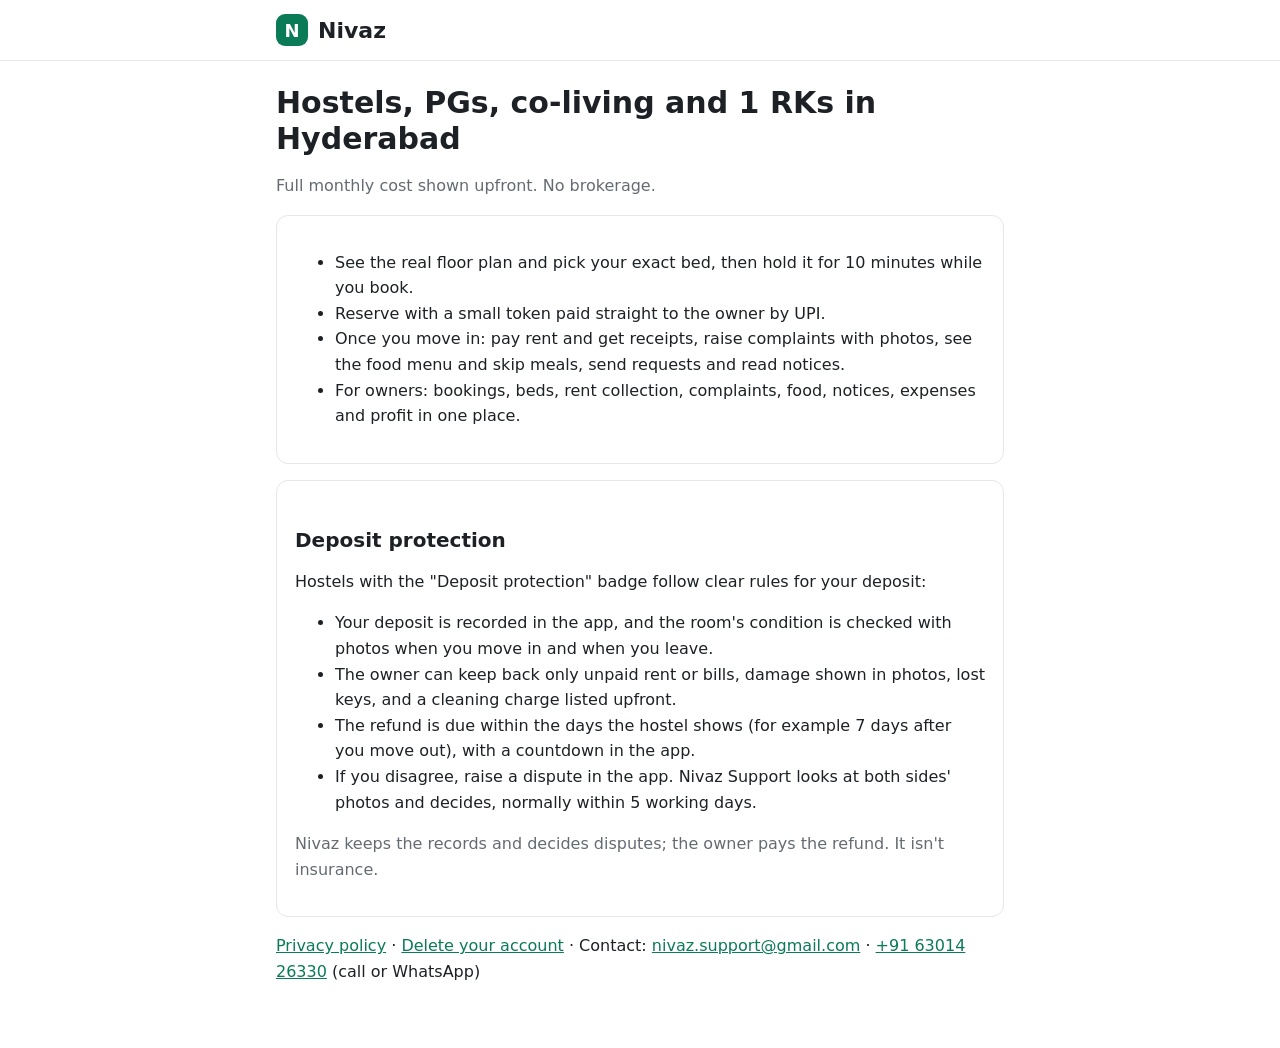
<file: index.html>
<!doctype html>
<html lang="en">
<head>
<meta charset="utf-8">
<meta name="viewport" content="width=device-width,initial-scale=1">
<title>Nivaz — Hostels, PGs, co-living and 1 RKs in Hyderabad</title>
<meta name="description" content="Find a verified bed, room or 1 RK near your office or college in Hyderabad. Pick your exact bed on the real floor plan and reserve it with a small token.">
<link rel="stylesheet" href="site.css">
</head>
<body>
<header><div class="in"><a class="brand" href="index.html"><i>N</i>Nivaz</a></div></header>
<main>
<h1>Hostels, PGs, co-living and 1 RKs in Hyderabad</h1>
<p class="muted">Full monthly cost shown upfront. No brokerage.</p>
<div class="card">
  <ul>
    <li>See the real floor plan and pick your exact bed, then hold it for 10 minutes while you book.</li>
    <li>Reserve with a small token paid straight to the owner by UPI.</li>
    <li>Once you move in: pay rent and get receipts, raise complaints with photos, see the food menu and skip meals, send requests and read notices.</li>
    <li>For owners: bookings, beds, rent collection, complaints, food, notices, expenses and profit in one place.</li>
  </ul>
</div>
<div class="card">
  <h2>Deposit protection</h2>
  <p>Hostels with the "Deposit protection" badge follow clear rules for your deposit:</p>
  <ul>
    <li>Your deposit is recorded in the app, and the room's condition is checked with photos when you move in and when you leave.</li>
    <li>The owner can keep back only unpaid rent or bills, damage shown in photos, lost keys, and a cleaning charge listed upfront.</li>
    <li>The refund is due within the days the hostel shows (for example 7 days after you move out), with a countdown in the app.</li>
    <li>If you disagree, raise a dispute in the app. Nivaz Support looks at both sides' photos and decides, normally within 5 working days.</li>
  </ul>
  <p class="muted">Nivaz keeps the records and decides disputes; the owner pays the refund. It isn't insurance.</p>
</div>
<p><a href="privacy.html">Privacy policy</a> · <a href="delete-account.html">Delete your account</a> · Contact: <a class="email" href="mailto:nivaz.support@gmail.com">nivaz.support@gmail.com</a> · <a href="tel:+916301426330">+91 63014 26330</a> (call or WhatsApp)</p>
</main>
</body>
</html>
</file>
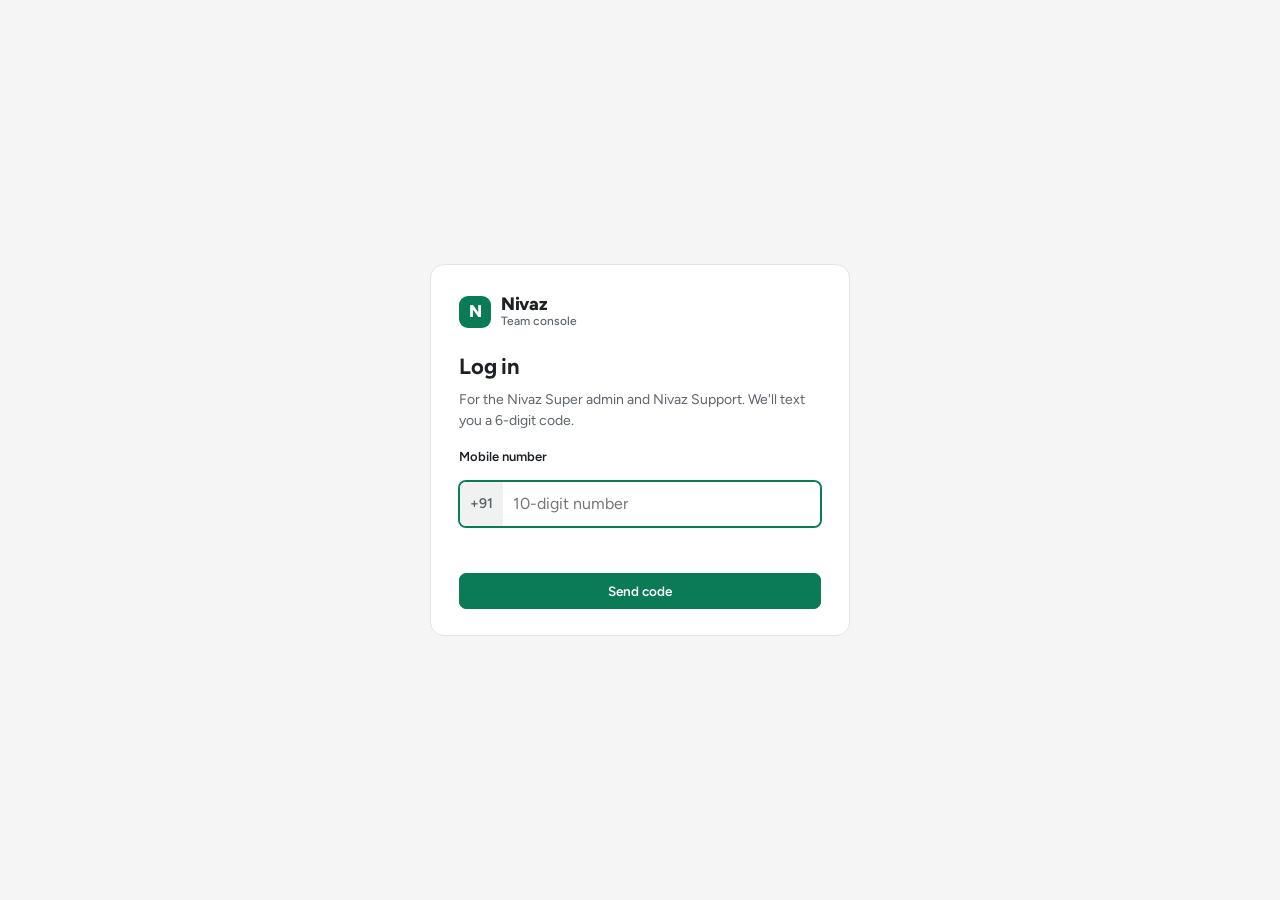
<file: admin/index.html>
<!doctype html>
<html lang="en">
<head>
<meta charset="utf-8">
<meta name="viewport" content="width=device-width, initial-scale=1">
<meta name="robots" content="noindex, nofollow">
<meta name="color-scheme" content="light dark">
<title>Nivaz team console</title>
<link rel="stylesheet" href="dashboard.css">
</head>
<body>
<!-- Nivaz team console: the admin web dashboard for the Super admin and Nivaz Support.
     Every list comes from the database functions in supabase/19_admin_dashboard.sql and 21_team_authenticator.sql, which
     check the role and the authenticator-app step themselves. Changes use the same actions as the phone app. -->
<div id="gate" class="gate" hidden></div>
<div id="app" class="shell" hidden>
  <aside class="side">
    <a class="brand" href="#overview"><i aria-hidden="true">N</i><span>Nivaz<small>Team console</small></span></a>
    <nav id="nav" aria-label="Sections"></nav>
    <div class="side-foot" id="sideFoot"></div>
  </aside>
  <div class="main">
    <header class="top">
      <div class="search" role="search">
        <svg class="search-ic" viewBox="0 0 24 24" aria-hidden="true"><circle cx="11" cy="11" r="7"/><path d="m20 20-3.5-3.5"/></svg>
        <input id="q" type="search" placeholder="Search a name, phone number, booking number, ticket or hostel" autocomplete="off"
               aria-label="Search everything" role="combobox" aria-expanded="false" aria-controls="qList" aria-autocomplete="list">
        <div id="qList" class="qlist" role="listbox" aria-label="Search results" hidden></div>
      </div>
      <div class="who" id="who"></div>
    </header>
    <main id="view" tabindex="-1"></main>
  </div>
</div>
<div id="toast" class="toast" role="status" aria-live="polite"></div>
<dialog id="dlg" aria-labelledby="dlgTitle"></dialog>
<script src="vendor/supabase.js"></script>
<script src="vendor/qrcode.js"></script>
<script src="config.js"></script>
<script src="dashboard.js"></script>
</body>
</html>
</file>
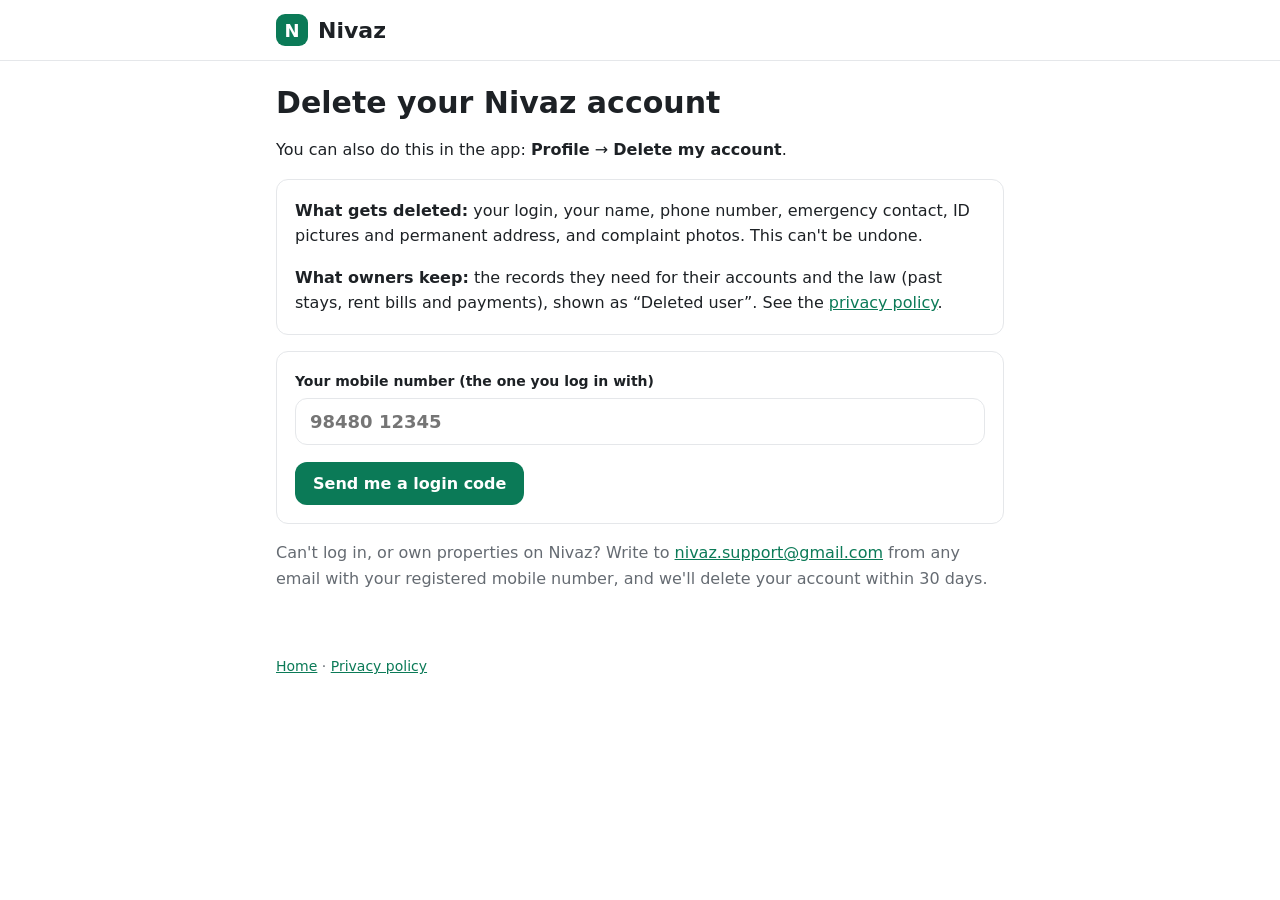
<file: delete-account.html>
<!doctype html>
<html lang="en">
<head>
<meta charset="utf-8">
<meta name="viewport" content="width=device-width,initial-scale=1">
<title>Nivaz — Delete your account</title>
<meta name="description" content="Delete your Nivaz account and the personal information linked to it.">
<link rel="stylesheet" href="site.css">
</head>
<body>
<header><div class="in"><a class="brand" href="index.html"><i>N</i>Nivaz</a></div></header>
<main>
<h1>Delete your Nivaz account</h1>
<p>You can also do this in the app: <b>Profile</b> → <b>Delete my account</b>.</p>
<div class="card">
  <p style="margin-top:0"><b>What gets deleted:</b> your login, your name, phone number, emergency contact, ID pictures and permanent address, and complaint photos. This can't be undone.</p>
  <p style="margin-bottom:0"><b>What owners keep:</b> the records they need for their accounts and the law (past stays, rent bills and payments), shown as “Deleted user”. See the <a href="privacy.html">privacy policy</a>.</p>
</div>

<div class="card" id="box">
  <form id="phoneF" novalidate>
    <label for="ph">Your mobile number (the one you log in with)<input id="ph" type="tel" inputmode="numeric" autocomplete="tel-national" placeholder="98480 12345"></label>
    <div class="err" id="err1"></div>
    <button type="submit">Send me a login code</button>
  </form>
</div>
<p class="muted">Can't log in, or own properties on Nivaz? Write to <a class="email" href="mailto:nivaz.support@gmail.com">nivaz.support@gmail.com</a> from any email with your registered mobile number, and we'll delete your account within 30 days.</p>
</main>
<footer><a href="index.html">Home</a> · <a href="privacy.html">Privacy policy</a></footer>
<script src="vendor/supabase.js"></script>
<script src="config.js"></script>
<script>
(function () {
  const cfg = window.NIVAS_CONFIG, sb = window.supabase.createClient(cfg.supabaseUrl, cfg.supabaseKey, { auth: { persistSession: false } });
  const box = document.getElementById("box"), esc = s => String(s).replace(/[&<>"]/g, c => ({ "&": "&amp;", "<": "&lt;", ">": "&gt;", '"': "&quot;" }[c]));
  const WHY = {
    owner_has_properties: "You own properties on Nivaz. Please write to us (email below) so your properties and residents can be handed over properly.",
    still_living_here: "You're still living at a Nivaz property. Give notice and move out first (in the app: My stay → Requests → Notice to vacate).",
    booking_in_progress: "You have a booking in progress. Cancel it or wait until it's finished, then come back here.",
    rent_unpaid: "You have an unpaid rent bill. Pay it in the app first (My stay → Rent).",
    refund_pending: "An owner still owes you a refund. Once they've sent it, you can delete your account."
  };
  const plain = e => { const m = (e && e.message) || String(e); return /expired|invalid/i.test(m) ? "That code is wrong or has expired. Request a new one." : /rate|too many/i.test(m) ? "Too many attempts. Wait a minute and try again." : m; };
  let phone = "";
  document.getElementById("phoneF").addEventListener("submit", async e => {
    e.preventDefault();
    const err = document.getElementById("err1"), d = document.getElementById("ph").value.replace(/\D/g, "").replace(/^(91|0)(?=\d{10}$)/, "");
    err.textContent = "";
    if (!/^[6-9]\d{9}$/.test(d)) return err.textContent = "Enter your 10-digit mobile number.";
    const b = e.target.querySelector("button"); b.disabled = true; b.textContent = "Sending…";
    phone = "+91" + d;
    const r = await sb.auth.signInWithOtp({ phone, options: { shouldCreateUser: false } });
    if (r.error) { b.disabled = false; b.textContent = "Send me a login code"; return err.textContent = /not found|signups/i.test(r.error.message) ? "There's no Nivaz account with this number." : plain(r.error); }
    codeStep();
  });
  function codeStep() {
    box.innerHTML = `<form id="codeF" novalidate><label for="cd">Enter the 6-digit code sent to ${esc(phone)}<input id="cd" inputmode="numeric" autocomplete="one-time-code" maxlength="6" placeholder="••••••"></label>
      <div class="err" id="err2"></div><button type="submit">Log in</button></form>`;
    document.getElementById("codeF").addEventListener("submit", async e => {
      e.preventDefault();
      const err = document.getElementById("err2"), code = document.getElementById("cd").value.replace(/\D/g, ""); err.textContent = "";
      if (code.length !== 6) return err.textContent = "Enter the 6-digit code.";
      const r = await sb.auth.verifyOtp({ phone, token: code, type: "sms" });
      if (r.error) return err.textContent = plain(r.error);
      confirmStep();
    });
  }
  async function confirmStep() {
    const { data: why, error } = await sb.rpc("account_deletion_blocker");
    if (error) { box.innerHTML = `<p class="err">${esc(plain(error))}</p>`; return; }
    if (why) { box.innerHTML = `<p><b>You can't delete your account just yet.</b></p><p>${esc(WHY[why] || "Please try again later.")}</p>`; await sb.auth.signOut(); return; }
    box.innerHTML = `<p><b>You're logged in as ${esc(phone)}.</b> Deleting can't be undone.</p>
      <label style="display:flex;gap:10px;align-items:center;font-weight:500"><input type="checkbox" id="ok" style="width:auto"> I understand. Delete my Nivaz account.</label>
      <div class="err" id="err3"></div><button class="danger" id="go" disabled>Delete my account permanently</button>`;
    const ok = document.getElementById("ok"), go = document.getElementById("go");
    ok.onchange = () => { go.disabled = !ok.checked; };
    go.onclick = async () => {
      go.disabled = true; go.textContent = "Deleting…";
      try {
        const { data: { user } } = await sb.auth.getUser();
        for (const bucket of ["complaints", "bills", "resident-ids"]) {   // the person's own photos first
          const l = await sb.storage.from(bucket).list(user.id, { limit: 1000 });
          const paths = (l.data || []).map(f => user.id + "/" + f.name);
          if (paths.length) { const rm = await sb.storage.from(bucket).remove(paths); if (rm.error) throw rm.error; }
        }
        const r = await sb.rpc("delete_my_account"); if (r.error) throw r.error;
        await sb.auth.signOut().catch(() => {});
        box.innerHTML = `<div class="ok" id="done">Your Nivaz account has been deleted.</div>`;
      } catch (ex) { document.getElementById("err3").textContent = plain(ex); go.disabled = false; go.textContent = "Delete my account permanently"; }
    };
  }
})();
</script>
</body>
</html>
</file>
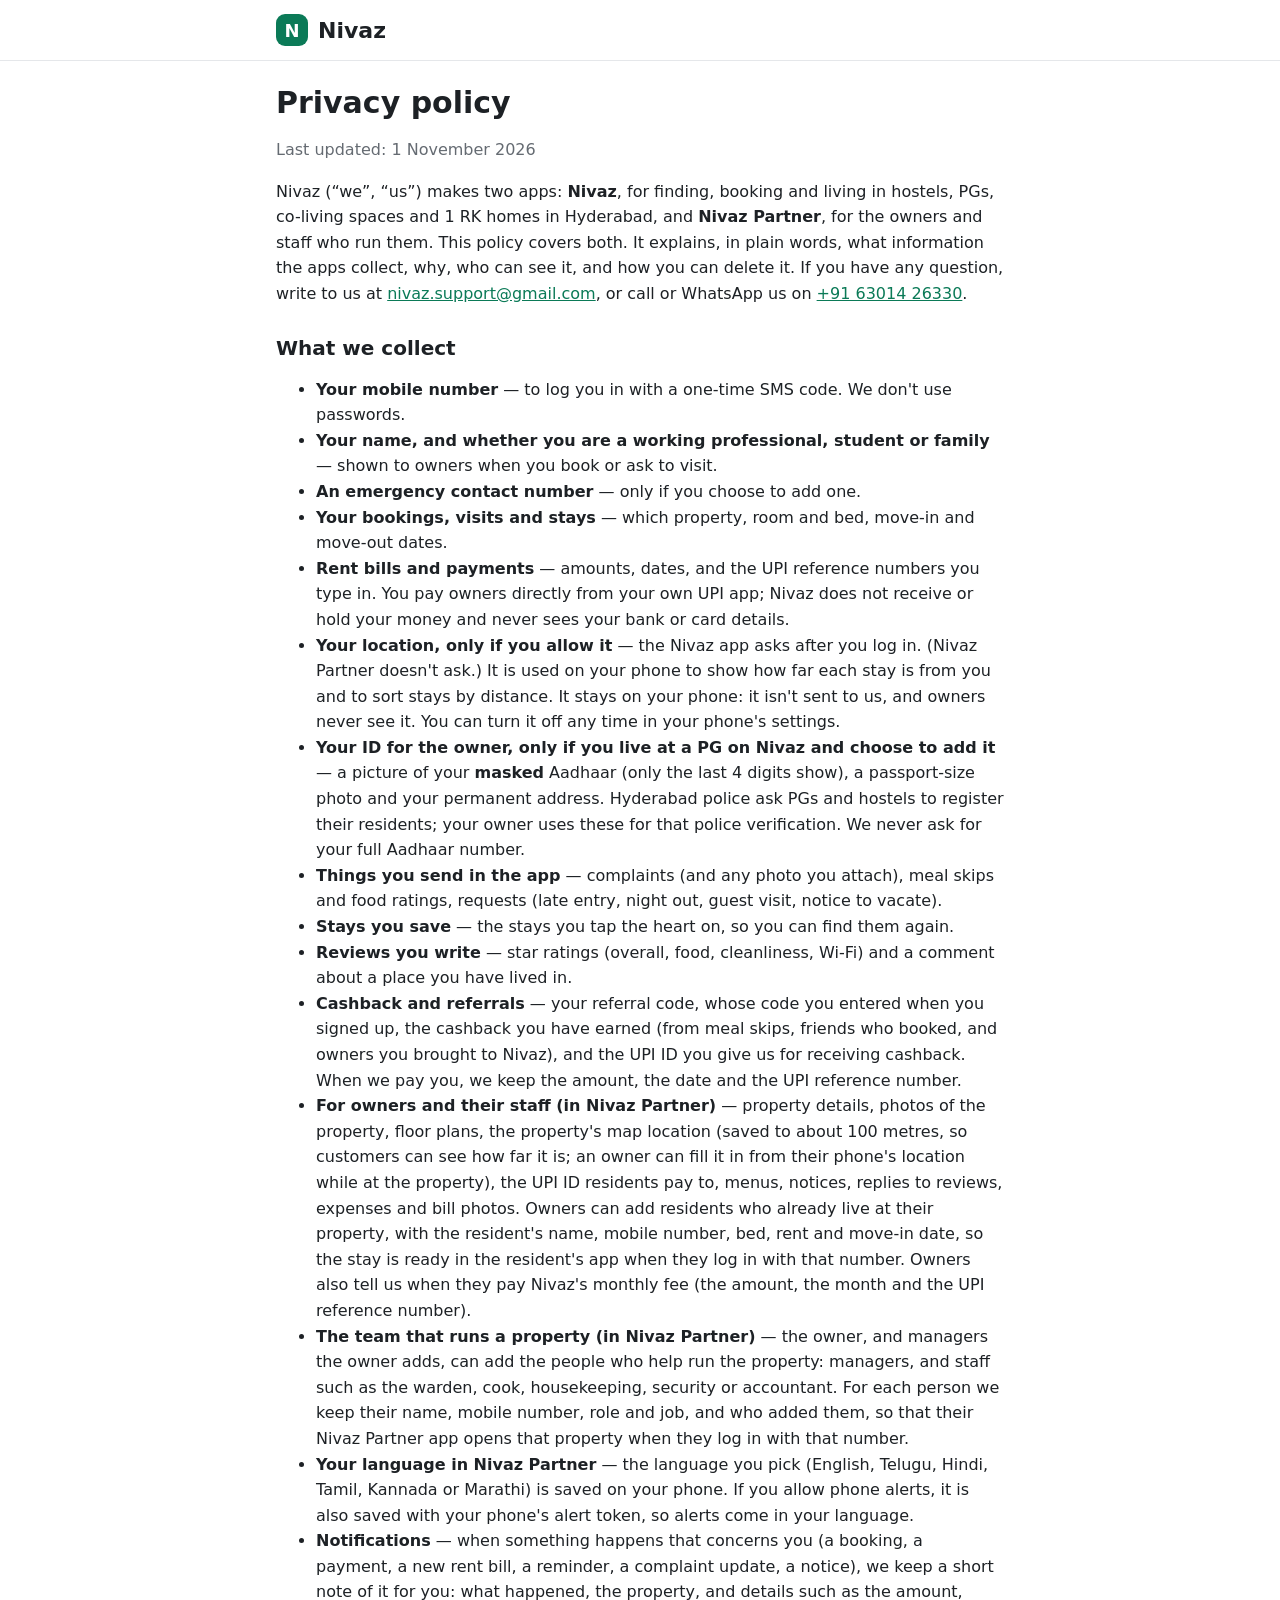
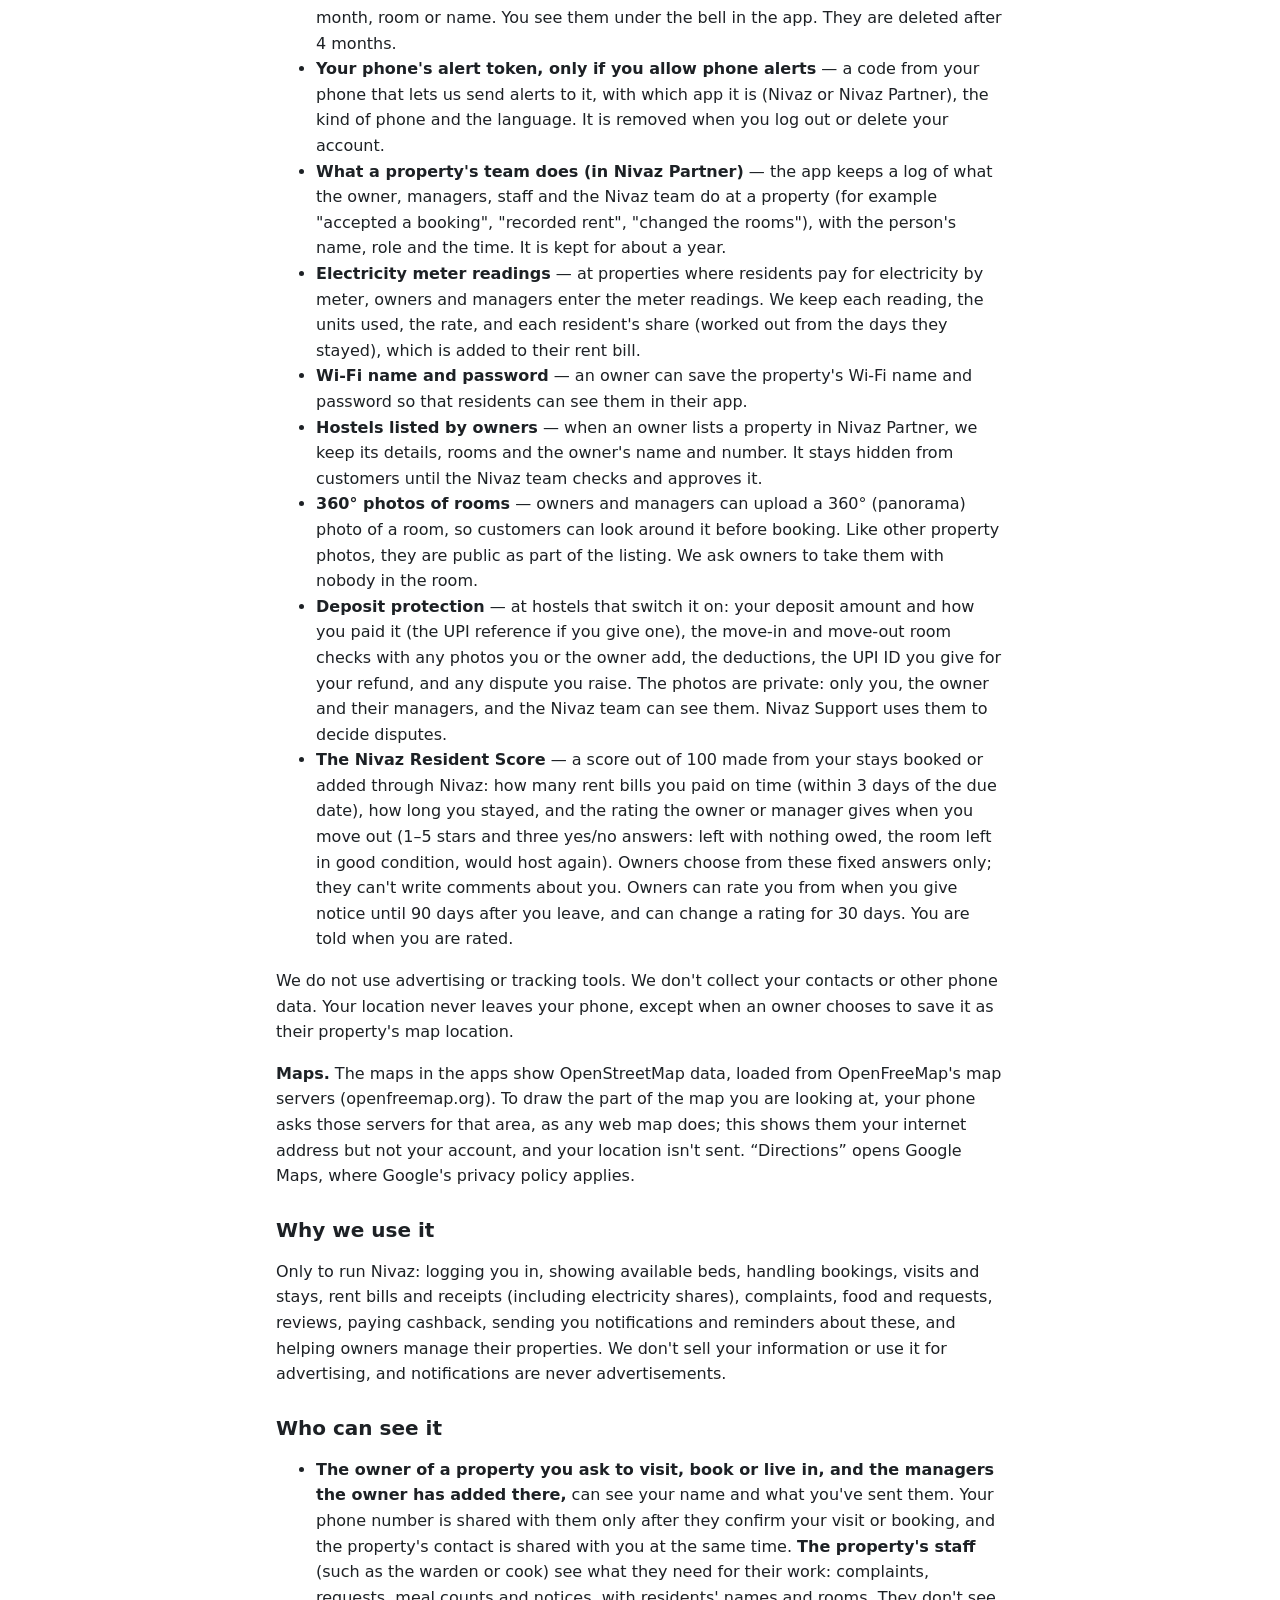
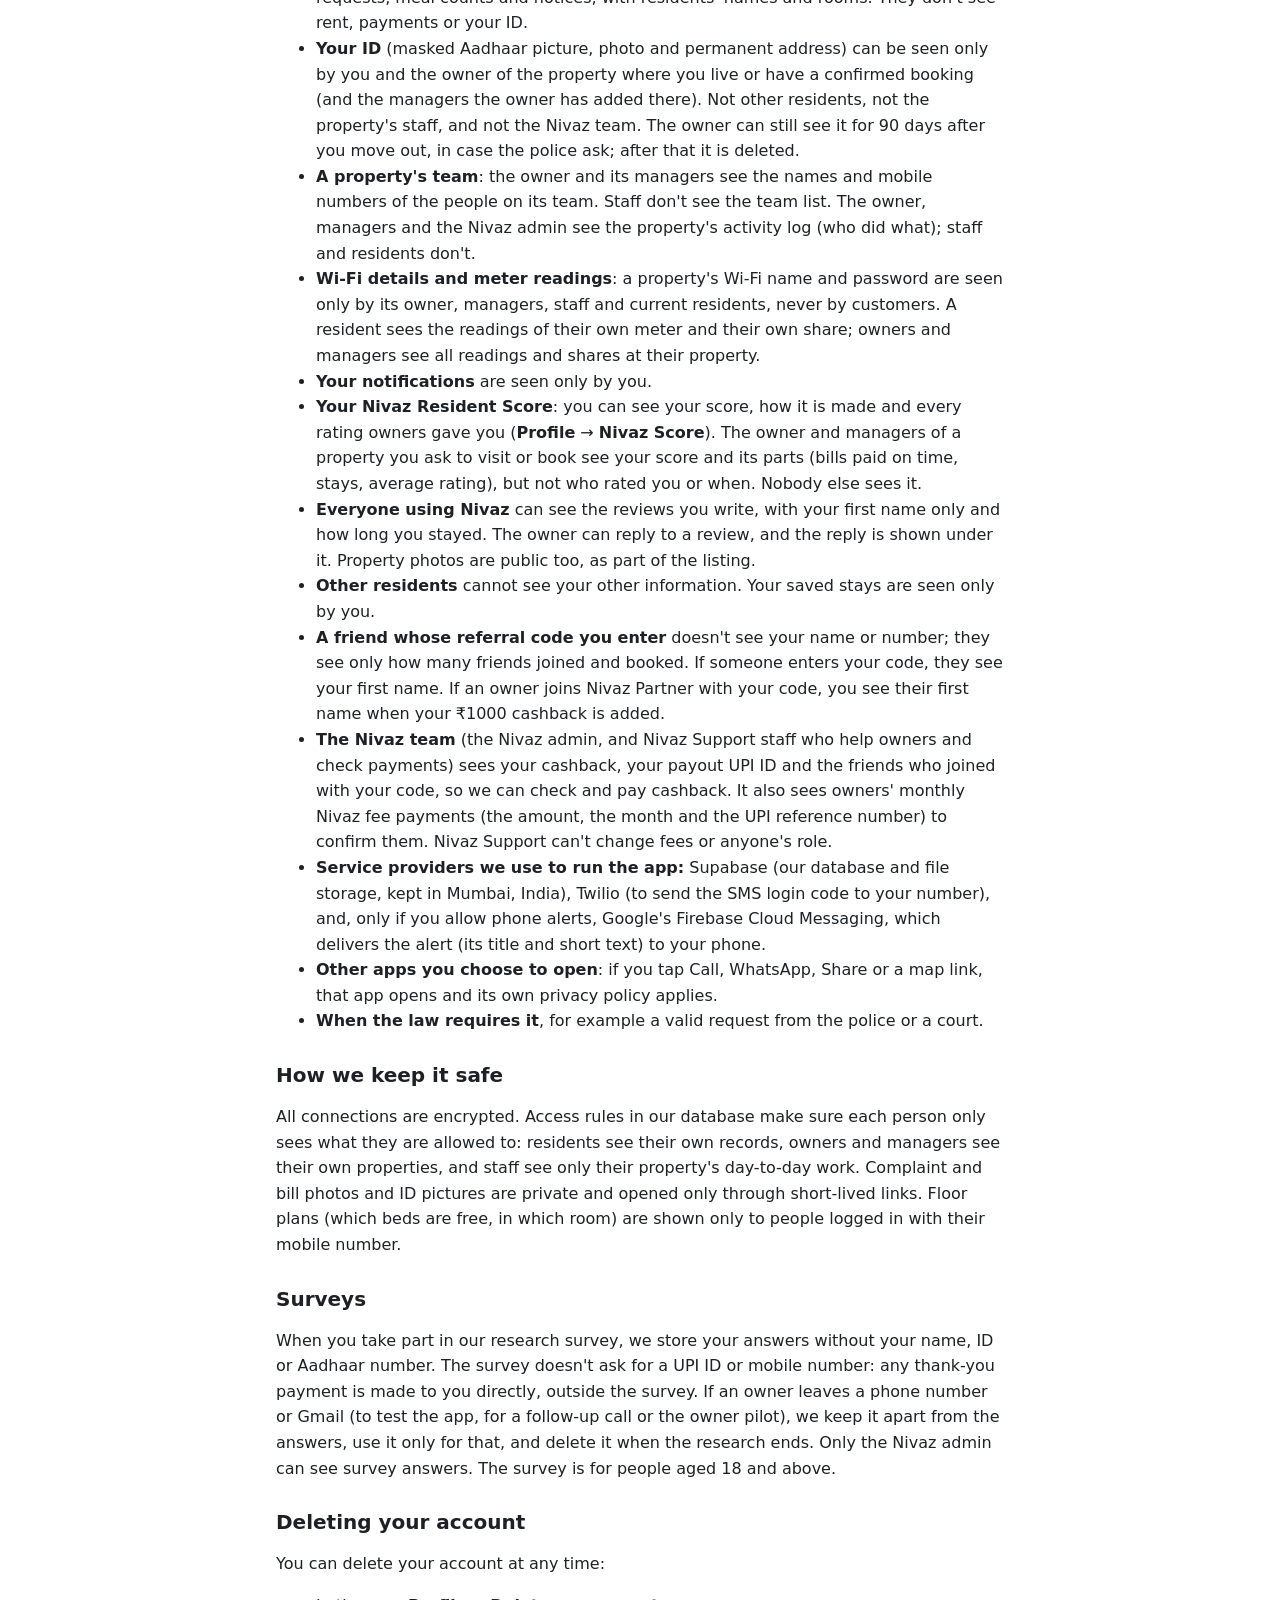
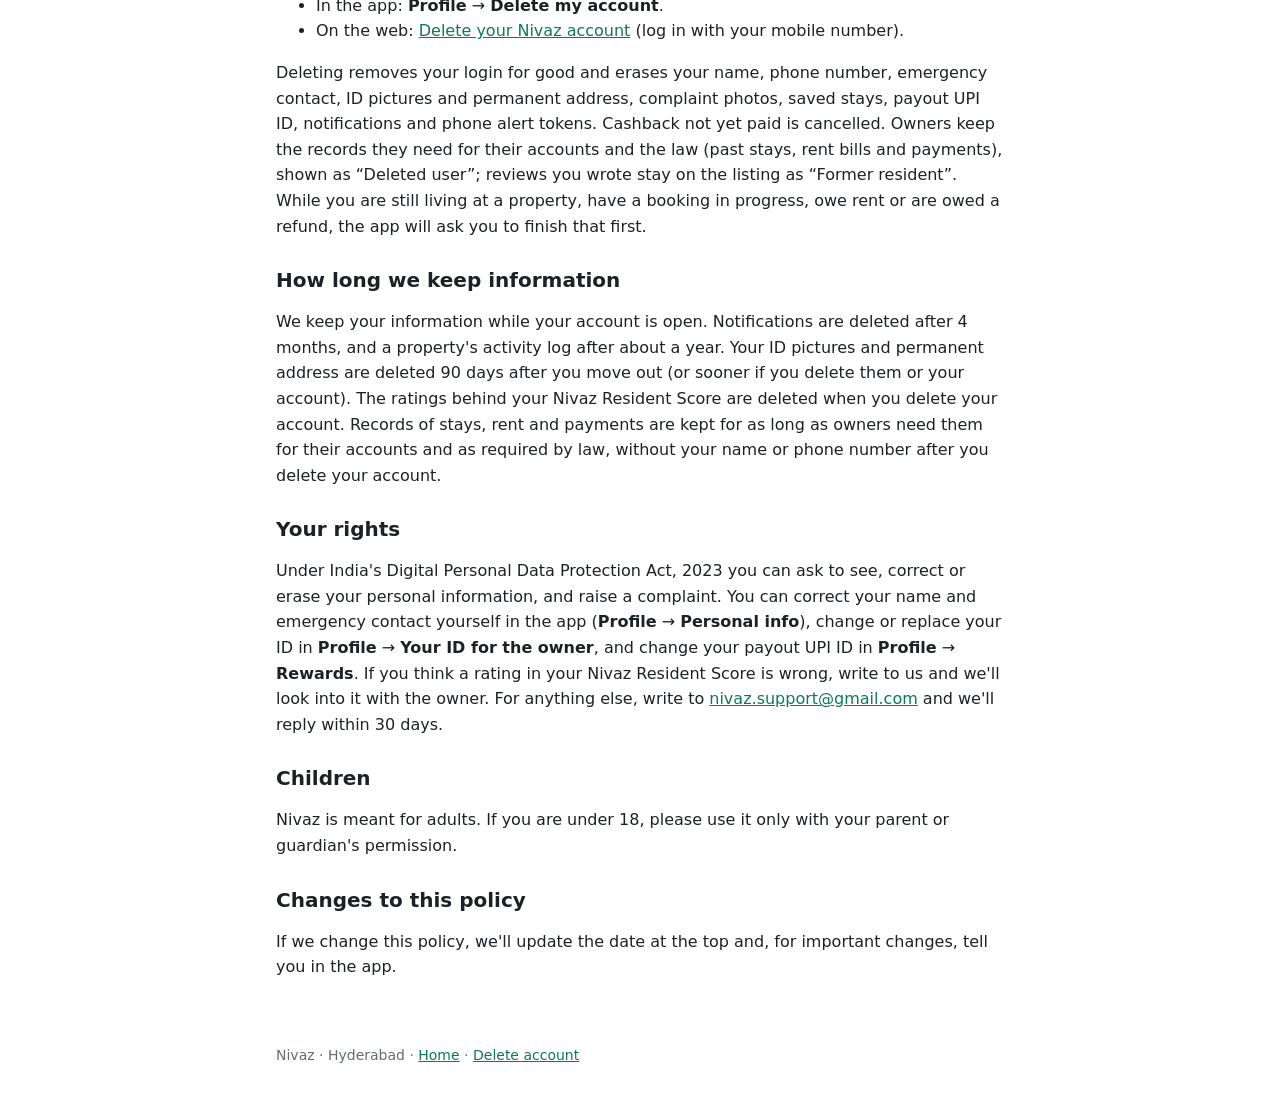
<file: privacy.html>
<!doctype html>
<html lang="en">
<head>
<meta charset="utf-8">
<meta name="viewport" content="width=device-width,initial-scale=1">
<title>Nivaz — Privacy policy</title>
<meta name="description" content="How the Nivaz and Nivaz Partner apps collect, use, share and delete your information.">
<link rel="stylesheet" href="site.css">
</head>
<body>
<header><div class="in"><a class="brand" href="index.html"><i>N</i>Nivaz</a></div></header>
<main>
<h1>Privacy policy</h1>
<p class="muted">Last updated: 1 November 2026</p>

<p>Nivaz (“we”, “us”) makes two apps: <b>Nivaz</b>, for finding, booking and living in hostels, PGs, co-living spaces and 1 RK homes in Hyderabad, and <b>Nivaz Partner</b>, for the owners and staff who run them. This policy covers both. It explains, in plain words, what information the apps collect, why, who can see it, and how you can delete it. If you have any question, write to us at <a class="email" href="mailto:nivaz.support@gmail.com">nivaz.support@gmail.com</a>, or call or WhatsApp us on <a href="tel:+916301426330">+91 63014 26330</a>.</p>

<h2>What we collect</h2>
<ul>
  <li><b>Your mobile number</b> — to log you in with a one-time SMS code. We don't use passwords.</li>
  <li><b>Your name, and whether you are a working professional, student or family</b> — shown to owners when you book or ask to visit.</li>
  <li><b>An emergency contact number</b> — only if you choose to add one.</li>
  <li><b>Your bookings, visits and stays</b> — which property, room and bed, move-in and move-out dates.</li>
  <li><b>Rent bills and payments</b> — amounts, dates, and the UPI reference numbers you type in. You pay owners directly from your own UPI app; Nivaz does not receive or hold your money and never sees your bank or card details.</li>
  <li><b>Your location, only if you allow it</b> — the Nivaz app asks after you log in. (Nivaz Partner doesn't ask.) It is used on your phone to show how far each stay is from you and to sort stays by distance. It stays on your phone: it isn't sent to us, and owners never see it. You can turn it off any time in your phone's settings.</li>
  <li><b>Your ID for the owner, only if you live at a PG on Nivaz and choose to add it</b> — a picture of your <b>masked</b> Aadhaar (only the last 4 digits show), a passport-size photo and your permanent address. Hyderabad police ask PGs and hostels to register their residents; your owner uses these for that police verification. We never ask for your full Aadhaar number.</li>
  <li><b>Things you send in the app</b> — complaints (and any photo you attach), meal skips and food ratings, requests (late entry, night out, guest visit, notice to vacate).</li>
  <li><b>Stays you save</b> — the stays you tap the heart on, so you can find them again.</li>
  <li><b>Reviews you write</b> — star ratings (overall, food, cleanliness, Wi-Fi) and a comment about a place you have lived in.</li>
  <li><b>Cashback and referrals</b> — your referral code, whose code you entered when you signed up, the cashback you have earned (from meal skips, friends who booked, and owners you brought to Nivaz), and the UPI ID you give us for receiving cashback. When we pay you, we keep the amount, the date and the UPI reference number.</li>
  <li><b>For owners and their staff (in Nivaz Partner)</b> — property details, photos of the property, floor plans, the property's map location (saved to about 100 metres, so customers can see how far it is; an owner can fill it in from their phone's location while at the property), the UPI ID residents pay to, menus, notices, replies to reviews, expenses and bill photos. Owners can add residents who already live at their property, with the resident's name, mobile number, bed, rent and move-in date, so the stay is ready in the resident's app when they log in with that number. Owners also tell us when they pay Nivaz's monthly fee (the amount, the month and the UPI reference number).</li>
  <li><b>The team that runs a property (in Nivaz Partner)</b> — the owner, and managers the owner adds, can add the people who help run the property: managers, and staff such as the warden, cook, housekeeping, security or accountant. For each person we keep their name, mobile number, role and job, and who added them, so that their Nivaz Partner app opens that property when they log in with that number.</li>
  <li><b>Your language in Nivaz Partner</b> — the language you pick (English, Telugu, Hindi, Tamil, Kannada or Marathi) is saved on your phone. If you allow phone alerts, it is also saved with your phone's alert token, so alerts come in your language.</li>
  <li><b>Notifications</b> — when something happens that concerns you (a booking, a payment, a new rent bill, a reminder, a complaint update, a notice), we keep a short note of it for you: what happened, the property, and details such as the amount, month, room or name. You see them under the bell in the app. They are deleted after 4 months.</li>
  <li><b>Your phone's alert token, only if you allow phone alerts</b> — a code from your phone that lets us send alerts to it, with which app it is (Nivaz or Nivaz Partner), the kind of phone and the language. It is removed when you log out or delete your account.</li>
  <li><b>What a property's team does (in Nivaz Partner)</b> — the app keeps a log of what the owner, managers, staff and the Nivaz team do at a property (for example "accepted a booking", "recorded rent", "changed the rooms"), with the person's name, role and the time. It is kept for about a year.</li>
  <li><b>Electricity meter readings</b> — at properties where residents pay for electricity by meter, owners and managers enter the meter readings. We keep each reading, the units used, the rate, and each resident's share (worked out from the days they stayed), which is added to their rent bill.</li>
  <li><b>Wi-Fi name and password</b> — an owner can save the property's Wi-Fi name and password so that residents can see them in their app.</li>
  <li><b>Hostels listed by owners</b> — when an owner lists a property in Nivaz Partner, we keep its details, rooms and the owner's name and number. It stays hidden from customers until the Nivaz team checks and approves it.</li>
  <li><b>360° photos of rooms</b> — owners and managers can upload a 360° (panorama) photo of a room, so customers can look around it before booking. Like other property photos, they are public as part of the listing. We ask owners to take them with nobody in the room.</li>
  <li><b>Deposit protection</b> — at hostels that switch it on: your deposit amount and how you paid it (the UPI reference if you give one), the move-in and move-out room checks with any photos you or the owner add, the deductions, the UPI ID you give for your refund, and any dispute you raise. The photos are private: only you, the owner and their managers, and the Nivaz team can see them. Nivaz Support uses them to decide disputes.</li>
  <li><b>The Nivaz Resident Score</b> — a score out of 100 made from your stays booked or added through Nivaz: how many rent bills you paid on time (within 3 days of the due date), how long you stayed, and the rating the owner or manager gives when you move out (1–5 stars and three yes/no answers: left with nothing owed, the room left in good condition, would host again). Owners choose from these fixed answers only; they can't write comments about you. Owners can rate you from when you give notice until 90 days after you leave, and can change a rating for 30 days. You are told when you are rated.</li>
</ul>
<p>We do not use advertising or tracking tools. We don't collect your contacts or other phone data. Your location never leaves your phone, except when an owner chooses to save it as their property's map location.</p>
<p><b>Maps.</b> The maps in the apps show OpenStreetMap data, loaded from OpenFreeMap's map servers (openfreemap.org). To draw the part of the map you are looking at, your phone asks those servers for that area, as any web map does; this shows them your internet address but not your account, and your location isn't sent. “Directions” opens Google Maps, where Google's privacy policy applies.</p>

<h2>Why we use it</h2>
<p>Only to run Nivaz: logging you in, showing available beds, handling bookings, visits and stays, rent bills and receipts (including electricity shares), complaints, food and requests, reviews, paying cashback, sending you notifications and reminders about these, and helping owners manage their properties. We don't sell your information or use it for advertising, and notifications are never advertisements.</p>

<h2>Who can see it</h2>
<ul>
  <li><b>The owner of a property you ask to visit, book or live in, and the managers the owner has added there,</b> can see your name and what you've sent them. Your phone number is shared with them only after they confirm your visit or booking, and the property's contact is shared with you at the same time. <b>The property's staff</b> (such as the warden or cook) see what they need for their work: complaints, requests, meal counts and notices, with residents' names and rooms. They don't see rent, payments or your ID.</li>
  <li><b>Your ID</b> (masked Aadhaar picture, photo and permanent address) can be seen only by you and the owner of the property where you live or have a confirmed booking (and the managers the owner has added there). Not other residents, not the property's staff, and not the Nivaz team. The owner can still see it for 90 days after you move out, in case the police ask; after that it is deleted.</li>
  <li><b>A property's team</b>: the owner and its managers see the names and mobile numbers of the people on its team. Staff don't see the team list. The owner, managers and the Nivaz admin see the property's activity log (who did what); staff and residents don't.</li>
  <li><b>Wi-Fi details and meter readings</b>: a property's Wi-Fi name and password are seen only by its owner, managers, staff and current residents, never by customers. A resident sees the readings of their own meter and their own share; owners and managers see all readings and shares at their property.</li>
  <li><b>Your notifications</b> are seen only by you.</li>
  <li><b>Your Nivaz Resident Score</b>: you can see your score, how it is made and every rating owners gave you (<b>Profile</b> → <b>Nivaz Score</b>). The owner and managers of a property you ask to visit or book see your score and its parts (bills paid on time, stays, average rating), but not who rated you or when. Nobody else sees it.</li>
  <li><b>Everyone using Nivaz</b> can see the reviews you write, with your first name only and how long you stayed. The owner can reply to a review, and the reply is shown under it. Property photos are public too, as part of the listing.</li>
  <li><b>Other residents</b> cannot see your other information. Your saved stays are seen only by you.</li>
  <li><b>A friend whose referral code you enter</b> doesn't see your name or number; they see only how many friends joined and booked. If someone enters your code, they see your first name. If an owner joins Nivaz Partner with your code, you see their first name when your ₹1000 cashback is added.</li>
  <li><b>The Nivaz team</b> (the Nivaz admin, and Nivaz Support staff who help owners and check payments) sees your cashback, your payout UPI ID and the friends who joined with your code, so we can check and pay cashback. It also sees owners' monthly Nivaz fee payments (the amount, the month and the UPI reference number) to confirm them. Nivaz Support can't change fees or anyone's role.</li>
  <li><b>Service providers we use to run the app:</b> Supabase (our database and file storage, kept in Mumbai, India), Twilio (to send the SMS login code to your number), and, only if you allow phone alerts, Google's Firebase Cloud Messaging, which delivers the alert (its title and short text) to your phone.</li>
  <li><b>Other apps you choose to open</b>: if you tap Call, WhatsApp, Share or a map link, that app opens and its own privacy policy applies.</li>
  <li><b>When the law requires it</b>, for example a valid request from the police or a court.</li>
</ul>

<h2>How we keep it safe</h2>
<p>All connections are encrypted. Access rules in our database make sure each person only sees what they are allowed to: residents see their own records, owners and managers see their own properties, and staff see only their property's day-to-day work. Complaint and bill photos and ID pictures are private and opened only through short-lived links. Floor plans (which beds are free, in which room) are shown only to people logged in with their mobile number.</p>

<h2 id="surveys">Surveys</h2>
<p>When you take part in our research survey, we store your answers without your name, ID or Aadhaar number. The survey doesn't ask for a UPI ID or mobile number: any thank-you payment is made to you directly, outside the survey. If an owner leaves a phone number or Gmail (to test the app, for a follow-up call or the owner pilot), we keep it apart from the answers, use it only for that, and delete it when the research ends. Only the Nivaz admin can see survey answers. The survey is for people aged 18 and above.</p>

<h2>Deleting your account</h2>
<p>You can delete your account at any time:</p>
<ul>
  <li>In the app: <b>Profile</b> → <b>Delete my account</b>.</li>
  <li>On the web: <a href="delete-account.html">Delete your Nivaz account</a> (log in with your mobile number).</li>
</ul>
<p>Deleting removes your login for good and erases your name, phone number, emergency contact, ID pictures and permanent address, complaint photos, saved stays, payout UPI ID, notifications and phone alert tokens. Cashback not yet paid is cancelled. Owners keep the records they need for their accounts and the law (past stays, rent bills and payments), shown as “Deleted user”; reviews you wrote stay on the listing as “Former resident”. While you are still living at a property, have a booking in progress, owe rent or are owed a refund, the app will ask you to finish that first.</p>

<h2>How long we keep information</h2>
<p>We keep your information while your account is open. Notifications are deleted after 4 months, and a property's activity log after about a year. Your ID pictures and permanent address are deleted 90 days after you move out (or sooner if you delete them or your account). The ratings behind your Nivaz Resident Score are deleted when you delete your account. Records of stays, rent and payments are kept for as long as owners need them for their accounts and as required by law, without your name or phone number after you delete your account.</p>

<h2>Your rights</h2>
<p>Under India's Digital Personal Data Protection Act, 2023 you can ask to see, correct or erase your personal information, and raise a complaint. You can correct your name and emergency contact yourself in the app (<b>Profile</b> → <b>Personal info</b>), change or replace your ID in <b>Profile</b> → <b>Your ID for the owner</b>, and change your payout UPI ID in <b>Profile</b> → <b>Rewards</b>. If you think a rating in your Nivaz Resident Score is wrong, write to us and we'll look into it with the owner. For anything else, write to <a class="email" href="mailto:nivaz.support@gmail.com">nivaz.support@gmail.com</a> and we'll reply within 30 days.</p>

<h2>Children</h2>
<p>Nivaz is meant for adults. If you are under 18, please use it only with your parent or guardian's permission.</p>

<h2>Changes to this policy</h2>
<p>If we change this policy, we'll update the date at the top and, for important changes, tell you in the app.</p>
</main>
<footer>Nivaz · Hyderabad · <a href="index.html">Home</a> · <a href="delete-account.html">Delete account</a></footer>
</body>
</html>
</file>
<file: site.css>
:root{--bg:#fff;--surface:#fff;--fg:#1d2125;--muted:#656b72;--line:#e5e7ea;--accent:#0b7a57;--accent-ink:#fff;--ok:#157a4c;--ok-soft:#e4f3eb;--bad:#c0362c;--bad-soft:#fcebe9;
  --display:system-ui,-apple-system,"Segoe UI",Roboto,sans-serif;--body:system-ui,-apple-system,"Segoe UI",Roboto,sans-serif}
@media (prefers-color-scheme:dark){:root{--bg:#111315;--surface:#181b1e;--fg:#eceef0;--muted:#a3a9af;--line:#2c3136;--accent:#3fc394;--accent-ink:#05291c;--ok:#5fd09c;--ok-soft:#163327;--bad:#ff8a8a;--bad-soft:#3b1d1f}}
*{box-sizing:border-box}
body{margin:0;background:var(--bg);color:var(--fg);font:16px/1.6 var(--body)}
header{background:var(--surface);border-bottom:1px solid var(--line)}
header .in,main{max-width:760px;margin:0 auto;padding:14px 16px}
.brand{display:flex;align-items:center;gap:10px;font:700 22px var(--display);color:var(--fg);text-decoration:none}
.brand i{display:inline-grid;place-items:center;width:32px;height:32px;border-radius:9px;background:#0b7a57;color:#fff;font-style:normal;font-size:18px}
main{padding-top:24px;padding-bottom:48px}
h1{font:700 30px/1.2 var(--display);margin:0 0 6px}
h2{font:700 20px/1.3 var(--display);margin:28px 0 8px}
p,li{color:var(--fg)} .muted{color:var(--muted)}
a{color:var(--accent)}
.card{background:var(--surface);border:1px solid var(--line);border-radius:12px;padding:18px;margin:16px 0}
label{display:grid;gap:6px;font-weight:600;font-size:14px}
input{font:600 18px var(--body);padding:12px 14px;border:1.5px solid var(--line);border-radius:12px;background:var(--surface);color:var(--fg);width:100%}
button{font:700 16px var(--body);padding:12px 18px;border-radius:12px;border:0;background:var(--accent);color:var(--accent-ink);cursor:pointer}
button.danger{background:var(--bad)} button.ghost{background:transparent;color:var(--accent);border:1px solid var(--line)}
button:disabled{opacity:.55;cursor:default}
.err{color:var(--bad);font-size:14px;min-height:1.2em} .ok{background:var(--ok-soft);color:var(--ok);padding:12px 14px;border-radius:10px;font-weight:600}
.row{display:flex;gap:10px;flex-wrap:wrap;align-items:center}
footer{max-width:760px;margin:0 auto;padding:0 16px 32px;color:var(--muted);font-size:14px}
</file>
<file: admin/dashboard.css>
/* Nivaz team console. Same family as the apps (Figtree) and the same jade green for actions and filled beds.
   Calm by design: white panels on a pale grey page, one accent colour, amber and red only when something waits or is late
   (always with words), numbers that line up in tables. */
@font-face{font-family:"Figtree";font-style:normal;font-weight:300 900;font-display:swap;src:url(fonts/figtree.woff2) format("woff2");
  unicode-range:U+0000-00FF,U+0131,U+0152-0153,U+02BB-02BC,U+02C6,U+02DA,U+02DC,U+0304,U+0308,U+0329,U+2000-206F,U+20AC,U+2122,U+2191,U+2193,U+2212,U+2215,U+FEFF,U+FFFD}
@font-face{font-family:"Figtree";font-style:normal;font-weight:300 900;font-display:swap;src:url(fonts/figtree-ext.woff2) format("woff2");
  unicode-range:U+0100-02BA,U+02BD-02C5,U+02C7-02CC,U+02CE-02D7,U+02DD-02FF,U+1D00-1DBF,U+1E00-1E9F,U+1EF2-1EFF,U+2020,U+20A0-20AB,U+20AD-20C0,U+2113,U+2C60-2C7F,U+A720-A7FF}

:root{
  --font:"Figtree",system-ui,-apple-system,"Segoe UI",Roboto,sans-serif;
  --page:#f4f5f4; --surface:#ffffff; --sunk:#f0f2f1; --hover:#f6f8f7;
  --ink:#1d2125; --muted:#5d646b; --faint:#878e95; --line:#e2e5e7; --line-strong:#c8cdd2;
  --accent:#0b7a57; --accent-press:#086448; --accent-soft:#e3f2ea; --accent-ink:#ffffff;
  --warn:#8f5200; --warn-dot:#e09a00; --warn-soft:#fcf0d9;
  --bad:#b42318; --bad-dot:#d03b3b; --bad-soft:#fdeceb;
  --ok:#0b7a57; --ok-dot:#0b7a57;
  --off:#6b7280; --off-dot:#a3a9af;
  --s1:#0b7a57; --s2:#2a78d6;                  /* chart series (validated: light surface) */
  --grid:#eceeef; --axis:#c8cdd2;
  --bed-filled:#0b7a57; --bed-free-line:#98a1a9; --bed-held:#e09a00; --bed-blocked:#c8cdd2;
  --radius:10px; --radius-sm:7px;
  --shadow-pop:0 10px 30px rgba(20,28,24,.14),0 2px 6px rgba(20,28,24,.08);
  color-scheme:light;
}
@media (prefers-color-scheme: dark){:root:not([data-theme="light"]){
  --page:#0f1112; --surface:#181b1e; --sunk:#202428; --hover:#1e2226;
  --ink:#eceef0; --muted:#a3a9af; --faint:#7d848b; --line:#2b3035; --line-strong:#454b52;
  --accent:#3fc394; --accent-press:#33a87e; --accent-soft:#143327; --accent-ink:#05291c;
  --warn:#f2b84a; --warn-dot:#f2b84a; --warn-soft:#3a2f17;
  --bad:#ff8a80; --bad-dot:#e66767; --bad-soft:#3d1c1a;
  --ok:#3fc394; --ok-dot:#3fc394; --off:#a3a9af; --off-dot:#6e747a;
  --s1:#2aa678; --s2:#3987e5;                  /* validated: dark surface */
  --grid:#25292d; --axis:#454b52;
  --bed-filled:#2aa678; --bed-free-line:#6e767e; --bed-held:#f2b84a; --bed-blocked:#454b52;
  --shadow-pop:0 10px 30px rgba(0,0,0,.5),0 2px 6px rgba(0,0,0,.4);
  color-scheme:dark;
}}

*{box-sizing:border-box}
html,body{margin:0;height:100%}
body{background:var(--page);color:var(--ink);font:400 14px/1.5 var(--font);-webkit-font-smoothing:antialiased;-moz-osx-font-smoothing:grayscale}
a{color:inherit}
button,input,select,textarea{font:inherit;color:inherit}
:focus-visible{outline:2px solid var(--accent);outline-offset:2px}
[hidden]{display:none !important}
.sr{position:absolute;width:1px;height:1px;overflow:hidden;clip:rect(0 0 0 0);white-space:nowrap}
.num,.t td.n,.t th.n{font-variant-numeric:tabular-nums}
.muted{color:var(--muted)} .faint{color:var(--faint)}
.nowrap{white-space:nowrap}
h1,h2,h3{margin:0;letter-spacing:-.01em}

/* ---------- buttons, inputs ---------- */
.btn{display:inline-flex;align-items:center;justify-content:center;gap:6px;min-height:36px;padding:0 14px;border-radius:var(--radius-sm);
  border:1px solid var(--line-strong);background:var(--surface);font-weight:600;font-size:13.5px;cursor:pointer;text-decoration:none;white-space:nowrap}
.btn:hover{background:var(--hover)}
.btn.primary{background:var(--accent);border-color:var(--accent);color:var(--accent-ink)}
.btn.primary:hover{background:var(--accent-press);border-color:var(--accent-press)}
.btn.danger{color:var(--bad);border-color:color-mix(in srgb,var(--bad) 45%,var(--line))}
.btn.danger:hover{background:var(--bad-soft)}
.btn.sm{min-height:30px;padding:0 10px;font-size:12.5px}
.btn.link{border:0;background:none;padding:0 2px;min-height:0;color:var(--accent);text-decoration:underline;text-underline-offset:3px}
.btn:disabled{opacity:.55;cursor:default}
input[type=text],input[type=tel],input[type=search],input[type=number],select,textarea{background:var(--surface);border:1px solid var(--line-strong);
  border-radius:var(--radius-sm);min-height:36px;padding:6px 10px;font-size:13.5px;min-width:0}
textarea{min-height:72px;resize:vertical;width:100%}
input:focus,select:focus,textarea:focus{outline:none;border-color:var(--accent);box-shadow:0 0 0 1px var(--accent)}
label.fld{display:grid;gap:5px;font-weight:600;font-size:13px}
label.fld span{font-weight:400;color:var(--muted);font-size:12.5px}

/* ---------- login and the other full-page states ---------- */
.gate{min-height:100%;display:grid;place-items:center;padding:32px 16px}
.gate-card{width:100%;max-width:420px;background:var(--surface);border:1px solid var(--line);border-radius:14px;padding:30px 28px 26px}
.gate-card.wide{max-width:560px}
.gate .brand{margin-bottom:22px}
.gate h1{font-size:22px;margin-bottom:6px}
.gate p{margin:0 0 14px;color:var(--muted)}
.gate form{display:grid;gap:14px;margin-top:16px}
.gate .err{color:var(--bad);font-size:13px;min-height:18px}
.gate .row{display:flex;justify-content:space-between;gap:10px;align-items:center}
.phonefield{display:flex;align-items:stretch;border:1px solid var(--line-strong);border-radius:var(--radius-sm);overflow:hidden;background:var(--surface)}
.phonefield:focus-within{border-color:var(--accent);box-shadow:0 0 0 1px var(--accent)}
.phonefield .cc{padding:0 10px;display:grid;place-items:center;background:var(--sunk);color:var(--muted);font-weight:600}
.phonefield input{border:0;box-shadow:none !important;flex:1;font-size:16px;min-height:44px}
.codefield{font-size:22px !important;letter-spacing:.3em;text-align:center;min-height:48px !important;font-variant-numeric:tabular-nums}
.qr{display:grid;grid-template-columns:auto 1fr;gap:16px;align-items:center;margin:6px 0 2px}
.qr img{width:168px;height:168px;background:#fff;border-radius:8px;border:1px solid var(--line);padding:6px}
.qrpic{width:176px;height:176px;background:#fff;border-radius:8px;border:1px solid var(--line);padding:6px;flex:none}
.qrpic svg{width:100%;height:100%;display:block}
.steps{margin:0;padding-left:20px;color:var(--ink);display:grid;gap:6px}
.secret{font-variant-numeric:tabular-nums;letter-spacing:.08em;word-break:break-all;background:var(--sunk);border-radius:6px;padding:4px 8px;font-weight:600;display:inline-block}
.note{background:var(--sunk);border-radius:var(--radius-sm);padding:10px 12px;color:var(--muted);font-size:13px}
.note b{color:var(--ink)}
ol.howto{padding-left:20px;margin:6px 0 14px;display:grid;gap:6px}

/* ---------- the frame ---------- */
.brand{display:flex;align-items:center;gap:10px;text-decoration:none;color:var(--ink)}
.brand i{width:32px;height:32px;border-radius:9px;background:var(--accent);color:var(--accent-ink);display:grid;place-items:center;font-style:normal;font-weight:800;font-size:17px;flex:none}
.brand span{font-weight:800;font-size:18px;letter-spacing:-.02em;line-height:1.1;display:grid}
.brand small{font-weight:500;font-size:12px;color:var(--muted);letter-spacing:0}
.shell{display:grid;grid-template-columns:236px minmax(0,1fr);min-height:100%}
.side{position:sticky;top:0;height:100vh;overflow-y:auto;background:var(--surface);border-right:1px solid var(--line);padding:18px 12px;display:flex;flex-direction:column;gap:18px}
.side .brand{padding:0 8px}
#nav{display:grid;gap:14px}
.navgrp{display:grid;gap:1px}
.navgrp h2{font-size:12px;font-weight:600;color:var(--faint);padding:0 10px 4px;letter-spacing:0}
#nav a{display:flex;align-items:center;justify-content:space-between;gap:8px;padding:7px 10px;border-radius:7px;text-decoration:none;color:var(--muted);font-weight:500;position:relative}
#nav a:hover{background:var(--hover);color:var(--ink)}
#nav a[aria-current="page"]{background:var(--accent-soft);color:var(--ink);font-weight:650}
#nav .cnt{min-width:20px;height:20px;padding:0 6px;border-radius:10px;background:var(--warn-soft);color:var(--warn);font-size:11.5px;font-weight:700;display:grid;place-items:center;font-variant-numeric:tabular-nums}
#nav .cnt.bad{background:var(--bad-soft);color:var(--bad)}
.side-foot{margin-top:auto;padding:0 10px;color:var(--faint);font-size:12px}
.main{min-width:0;display:flex;flex-direction:column}
.top{position:sticky;top:0;z-index:20;display:flex;align-items:center;gap:16px;padding:12px 32px;background:color-mix(in srgb,var(--page) 88%,transparent);backdrop-filter:blur(8px);border-bottom:1px solid var(--line)}
.search{position:relative;flex:1;max-width:620px}
.search-ic{position:absolute;left:11px;top:50%;width:17px;height:17px;transform:translateY(-50%);fill:none;stroke:var(--faint);stroke-width:2;stroke-linecap:round}
.search input{width:100%;padding-left:36px;min-height:38px;background:var(--surface)}
.qlist{position:absolute;left:0;right:0;top:calc(100% + 6px);background:var(--surface);border:1px solid var(--line);border-radius:var(--radius);box-shadow:var(--shadow-pop);padding:6px;max-height:70vh;overflow:auto}
.qlist h3{font-size:12px;font-weight:600;color:var(--faint);padding:8px 10px 4px}
.qlist a{display:flex;justify-content:space-between;gap:12px;padding:8px 10px;border-radius:7px;text-decoration:none}
.qlist a span:last-child{color:var(--muted);font-size:12.5px;text-align:right}
.qlist a[aria-selected="true"],.qlist a:hover{background:var(--accent-soft)}
.qlist .none{padding:10px;color:var(--muted)}
.who{margin-left:auto;display:flex;align-items:center;gap:10px;white-space:nowrap}
.who b{font-weight:650}
.who .role{color:var(--muted);font-size:12.5px}
#view{outline:none;padding:26px 32px 64px;max-width:1320px;width:100%}

/* ---------- page parts ---------- */
.ph{display:flex;align-items:flex-end;justify-content:space-between;gap:16px;margin-bottom:18px;flex-wrap:wrap}
.ph h1{font-size:25px;font-weight:700;line-height:1.2}
.ph .lede{color:var(--muted);margin:4px 0 0;max-width:72ch}
.crumb{font-size:13px;margin-bottom:6px}
.crumb a{color:var(--muted);text-decoration:none}
.crumb a:hover{color:var(--ink);text-decoration:underline}
.panel{background:var(--surface);border:1px solid var(--line);border-radius:var(--radius)}
.panel>h2,.sec>h2{font-size:15.5px;font-weight:650}
.sec{margin-top:28px}
.sec>h2{margin-bottom:10px;display:flex;align-items:baseline;gap:10px}
.sec>h2 small{font-weight:400;color:var(--muted);font-size:13px}
.pad{padding:16px 18px}
.grid2{display:grid;grid-template-columns:repeat(2,minmax(0,1fr));gap:16px}
.grid3{display:grid;grid-template-columns:repeat(3,minmax(0,1fr));gap:16px}
.empty{padding:28px 18px;color:var(--muted);text-align:center}
.loading{opacity:.55;transition:opacity .15s}
.err-box{border:1px solid color-mix(in srgb,var(--bad) 35%,var(--line));background:var(--bad-soft);color:var(--ink);border-radius:var(--radius);padding:14px 16px}

/* Needs you now */
.needs{list-style:none;margin:0;padding:0}
.needs li{display:grid;grid-template-columns:56px minmax(0,1fr) auto;gap:14px;align-items:center;padding:12px 18px;border-top:1px solid var(--line)}
.needs li:first-child{border-top:0}
.needs .n{font-size:24px;font-weight:700;line-height:1;text-align:right;color:var(--ink)}
.needs .bad .n{color:var(--bad)}
.needs .warn .n{color:var(--warn)}
.needs p{margin:0}
.needs p small{display:block;color:var(--muted);font-size:12.5px}
.allclear{padding:18px;color:var(--muted)}

/* Key numbers: one strip, divided, no icons */
.figs{display:grid;grid-template-columns:repeat(auto-fit,minmax(150px,1fr))}
.fig{padding:14px 18px;border-left:1px solid var(--line)}
.fig:first-child{border-left:0}
.fig .l{color:var(--muted);font-size:13px}
.fig .v{font-size:27px;font-weight:650;line-height:1.25;letter-spacing:-.01em}
.fig .s{color:var(--muted);font-size:12.5px}
.fig .v small{font-size:15px;font-weight:600;color:var(--muted)}

/* ---------- filters and tables ---------- */
.filters{display:flex;flex-wrap:wrap;gap:10px;align-items:center;margin-bottom:12px}
.filters .grow{flex:1}
.filters input[type=search]{min-width:240px}
.seg{display:inline-flex;flex-wrap:wrap;gap:4px;background:var(--sunk);border-radius:9px;padding:3px}
.seg button{border:0;background:none;padding:5px 11px;border-radius:7px;font-size:13px;font-weight:550;color:var(--muted);cursor:pointer;white-space:nowrap}
.seg button:hover{color:var(--ink)}
.seg button[aria-pressed="true"]{background:var(--surface);color:var(--ink);font-weight:650;box-shadow:0 1px 2px rgba(0,0,0,.08)}
.tabs{display:flex;gap:2px;border-bottom:1px solid var(--line);margin-bottom:14px}
.tabs a{padding:9px 14px;text-decoration:none;color:var(--muted);font-weight:600;border-bottom:2px solid transparent;margin-bottom:-1px}
.tabs a[aria-current="page"]{color:var(--ink);border-bottom-color:var(--accent)}
.tablewrap{overflow-x:auto;background:var(--surface);border:1px solid var(--line);border-radius:var(--radius)}
.t{width:100%;border-collapse:collapse;font-size:13.5px}
.t th{text-align:left;font-weight:600;color:var(--muted);font-size:12.5px;padding:10px 12px;border-bottom:1px solid var(--line);white-space:nowrap;background:var(--surface);position:sticky;top:0}
.t td{padding:10px 12px;border-top:1px solid var(--line);vertical-align:top;white-space:nowrap}
.t tr:first-child td{border-top:0}
.t td.n,.t th.n{text-align:right}
.t tbody tr:hover td{background:var(--hover)}
.t td .sub{display:block;color:var(--muted);font-size:12.5px;margin-top:1px}
.t td a.go{font-weight:600;text-decoration:none}
.t td a.go:hover{text-decoration:underline;text-underline-offset:3px}
.t td.acts{white-space:nowrap;text-align:right}
.t td.acts .btn+.btn{margin-left:6px}
.t td.wrap{min-width:200px;max-width:420px;white-space:normal}
.pager{display:flex;align-items:center;justify-content:space-between;gap:12px;padding:10px 2px 0;color:var(--muted);font-size:13px}
.pager .btns{display:flex;gap:8px}
.rowline{display:flex;gap:8px;flex-wrap:wrap;align-items:center}

/* status: a dot and a word, never colour alone */
.st{display:inline-flex;align-items:center;gap:6px;font-weight:550;white-space:nowrap}
.st i{width:8px;height:8px;border-radius:50%;background:var(--off-dot);flex:none}
.st.ok i{background:var(--ok-dot)} .st.warn i{background:var(--warn-dot)} .st.bad i{background:var(--bad-dot)}
.st.bad{color:var(--bad)}
.tag{display:inline-flex;align-items:center;gap:4px;font-size:12px;font-weight:600;padding:1px 8px;border-radius:999px;background:var(--sunk);color:var(--muted);white-space:nowrap}
.tag.ok{background:var(--accent-soft);color:var(--ok)} .tag.warn{background:var(--warn-soft);color:var(--warn)} .tag.bad{background:var(--bad-soft);color:var(--bad)}

/* fill bar inside tables: thin segmented bar */
.fill{display:inline-grid;gap:4px;min-width:96px}
.fill .bar{display:flex;height:6px;border-radius:3px;background:var(--sunk);overflow:hidden;gap:2px}
.fill .bar b{background:var(--bed-filled);border-radius:3px}

/* ---------- the bed board ---------- */
.board{display:grid;gap:2px}
.board .prow{display:grid;grid-template-columns:minmax(180px,260px) 92px minmax(0,1fr);gap:16px;align-items:center;padding:10px 18px;border-top:1px solid var(--line)}
.board .prow:first-child{border-top:0}
.board .prow a{font-weight:600;text-decoration:none}
.board .prow a:hover{text-decoration:underline;text-underline-offset:3px}
.board .prow .sub{display:block;color:var(--muted);font-size:12.5px;font-weight:400}
.beds{display:flex;flex-wrap:wrap;gap:3px}
.bed{width:12px;height:12px;border-radius:3px;background:var(--bed-filled)}
.bed.a{background:transparent;box-shadow:inset 0 0 0 1.5px var(--bed-free-line)}
.bed.h{background:var(--bed-held)}
.bed.x{background:repeating-linear-gradient(45deg,var(--bed-blocked) 0 2px,transparent 2px 4px);box-shadow:inset 0 0 0 1px var(--bed-blocked)}
.legend{display:flex;flex-wrap:wrap;gap:16px;color:var(--muted);font-size:12.5px;align-items:center}
.legend span{display:inline-flex;align-items:center;gap:6px}
.legend .sw{width:12px;height:12px;border-radius:3px;display:inline-block}
.legend .ln{width:14px;height:2px;border-radius:1px;display:inline-block}

/* rooms on the property page */
.floor{padding:14px 18px;border-top:1px solid var(--line)}
.floor:first-of-type{border-top:0}
.floor h3{font-size:14px;font-weight:650;margin-bottom:10px}
.rooms{display:grid;grid-template-columns:repeat(auto-fill,minmax(178px,1fr));gap:10px}
.room{border:1px solid var(--line);border-radius:8px;padding:10px 12px}
.room b{font-weight:650}
.room .rtype{color:var(--muted);font-size:12.5px}
.room ul{list-style:none;margin:8px 0 0;padding:0;display:grid;gap:5px}
.room li{display:grid;grid-template-columns:14px 18px minmax(0,1fr);gap:6px;align-items:center;font-size:13px}
.room li .who{margin:0;color:var(--muted);overflow:hidden;text-overflow:ellipsis;white-space:nowrap;display:block}

/* facts */
.facts{display:grid;grid-template-columns:repeat(auto-fill,minmax(200px,1fr));gap:14px 22px;margin:0}
.facts div{min-width:0}
.facts dt{color:var(--muted);font-size:12.5px}
.facts dd{margin:2px 0 0;font-weight:550;overflow-wrap:anywhere}
.photos{display:flex;gap:10px;overflow-x:auto;padding-bottom:4px}
.photos img{height:110px;width:auto;border-radius:8px;border:1px solid var(--line);background:var(--sunk);flex:none}
.people{display:grid;gap:0}
.people .p{display:flex;justify-content:space-between;gap:12px;padding:10px 18px;border-top:1px solid var(--line);align-items:center}
.people .p:first-child{border-top:0}
.contact{display:inline-flex;gap:8px}
.contact a{font-size:12.5px;font-weight:600;color:var(--accent);text-decoration:none}
.contact a:hover{text-decoration:underline}
.feed{list-style:none;margin:0;padding:0}
.feed li{padding:10px 18px;border-top:1px solid var(--line);display:grid;grid-template-columns:120px minmax(0,1fr);gap:14px}
.feed li:first-child{border-top:0}
.feed time{color:var(--muted);font-size:12.5px;font-variant-numeric:tabular-nums}
.feed .by{color:var(--muted);font-size:12.5px}
.actions{display:flex;gap:8px;flex-wrap:wrap}

/* ---------- charts ---------- */
.chart{position:relative}
.chart svg{display:block;width:100%;height:auto;overflow:visible}
.chart .gl{stroke:var(--grid);stroke-width:1}
.chart .ax{stroke:var(--axis);stroke-width:1}
.chart text{fill:var(--muted);font-size:11.5px;font-family:var(--font);font-variant-numeric:tabular-nums}
.chart text.val{fill:var(--ink);font-weight:600}
.chart .hit{fill:transparent;cursor:default}
.chart .hit:focus{outline:none}
.chart .mk{transition:opacity .12s}
.chart .dim .mk{opacity:.45}
.chart .dim .on .mk{opacity:1}
.tip{position:absolute;pointer-events:none;background:var(--surface);border:1px solid var(--line);box-shadow:var(--shadow-pop);border-radius:8px;padding:8px 10px;font-size:12.5px;min-width:140px;z-index:5;transform:translate(-50%,calc(-100% - 10px))}
.tip b{font-size:14px;font-variant-numeric:tabular-nums}
.tip .k{display:flex;align-items:center;gap:8px;justify-content:space-between}
.tip .k span{display:inline-flex;align-items:center;gap:6px;color:var(--muted)}
.tip .ln{width:12px;height:2px;border-radius:1px;display:inline-block}
.tip .h{color:var(--muted);margin-bottom:4px}
details.nums{margin-top:10px}
details.nums summary{cursor:pointer;color:var(--accent);font-weight:600;font-size:13px}
details.nums table{margin-top:8px}
.big{font-size:44px;font-weight:700;letter-spacing:-.02em;line-height:1.1}
.hbars{display:grid;gap:8px}
.hbar{display:grid;grid-template-columns:minmax(120px,190px) minmax(0,1fr) 64px;gap:12px;align-items:center;font-size:13px}
.hbar .track{height:16px;position:relative}
.hbar .track b{position:absolute;left:0;top:0;bottom:0;background:var(--s1);border-radius:0 4px 4px 0;min-width:2px}
.hbar .track b.s2{background:var(--s2)}
.hbar .v{text-align:right;font-variant-numeric:tabular-nums;font-weight:600}
.hbar .lab{overflow:hidden;text-overflow:ellipsis;white-space:nowrap}
.ranges{display:flex;gap:10px;align-items:center;margin-bottom:16px}

/* ---------- dialog and toast ---------- */
dialog{border:1px solid var(--line);border-radius:14px;padding:0;background:var(--surface);color:var(--ink);box-shadow:var(--shadow-pop);width:min(460px,calc(100vw - 32px))}
dialog::backdrop{background:rgba(15,20,18,.42)}
dialog form{display:grid;gap:14px;padding:22px 22px 18px}
dialog h2{font-size:18px;font-weight:700}
dialog p{margin:0;color:var(--muted)}
dialog .btns{display:flex;justify-content:flex-end;gap:8px;margin-top:4px}
dialog .err{color:var(--bad);font-size:13px;min-height:0}
.toast{position:fixed;left:50%;bottom:24px;transform:translate(-50%,20px);opacity:0;pointer-events:none;background:var(--ink);color:var(--surface);padding:10px 16px;border-radius:9px;font-weight:550;max-width:min(560px,calc(100vw - 32px));transition:opacity .18s,transform .18s;z-index:100}
.toast.on{opacity:1;transform:translate(-50%,0)}

/* ---------- smaller screens (tablets) ---------- */
@media (max-width:1180px){
  .grid3{grid-template-columns:repeat(2,minmax(0,1fr))}
  #view{padding:22px 22px 56px} .top{padding:12px 22px}
}
@media (max-width:960px){
  .shell{grid-template-columns:minmax(0,1fr)}
  .side{position:static;height:auto;flex-direction:row;align-items:center;gap:14px;padding:10px 14px;border-right:0;border-bottom:1px solid var(--line);overflow-x:auto}
  #nav{display:flex;gap:4px} .navgrp{display:flex;gap:2px} .navgrp h2{display:none}
  #nav a{white-space:nowrap}
  .side-foot{display:none}
  .grid2,.grid3{grid-template-columns:minmax(0,1fr)}
  .board .prow{grid-template-columns:minmax(0,1fr) 80px;}
  .board .prow .beds{grid-column:1/-1}
  .top{padding:10px 16px} #view{padding:18px 16px 48px}
  .who .role{display:none}
}
@media (prefers-reduced-motion: reduce){*{transition:none !important}}
</file>
